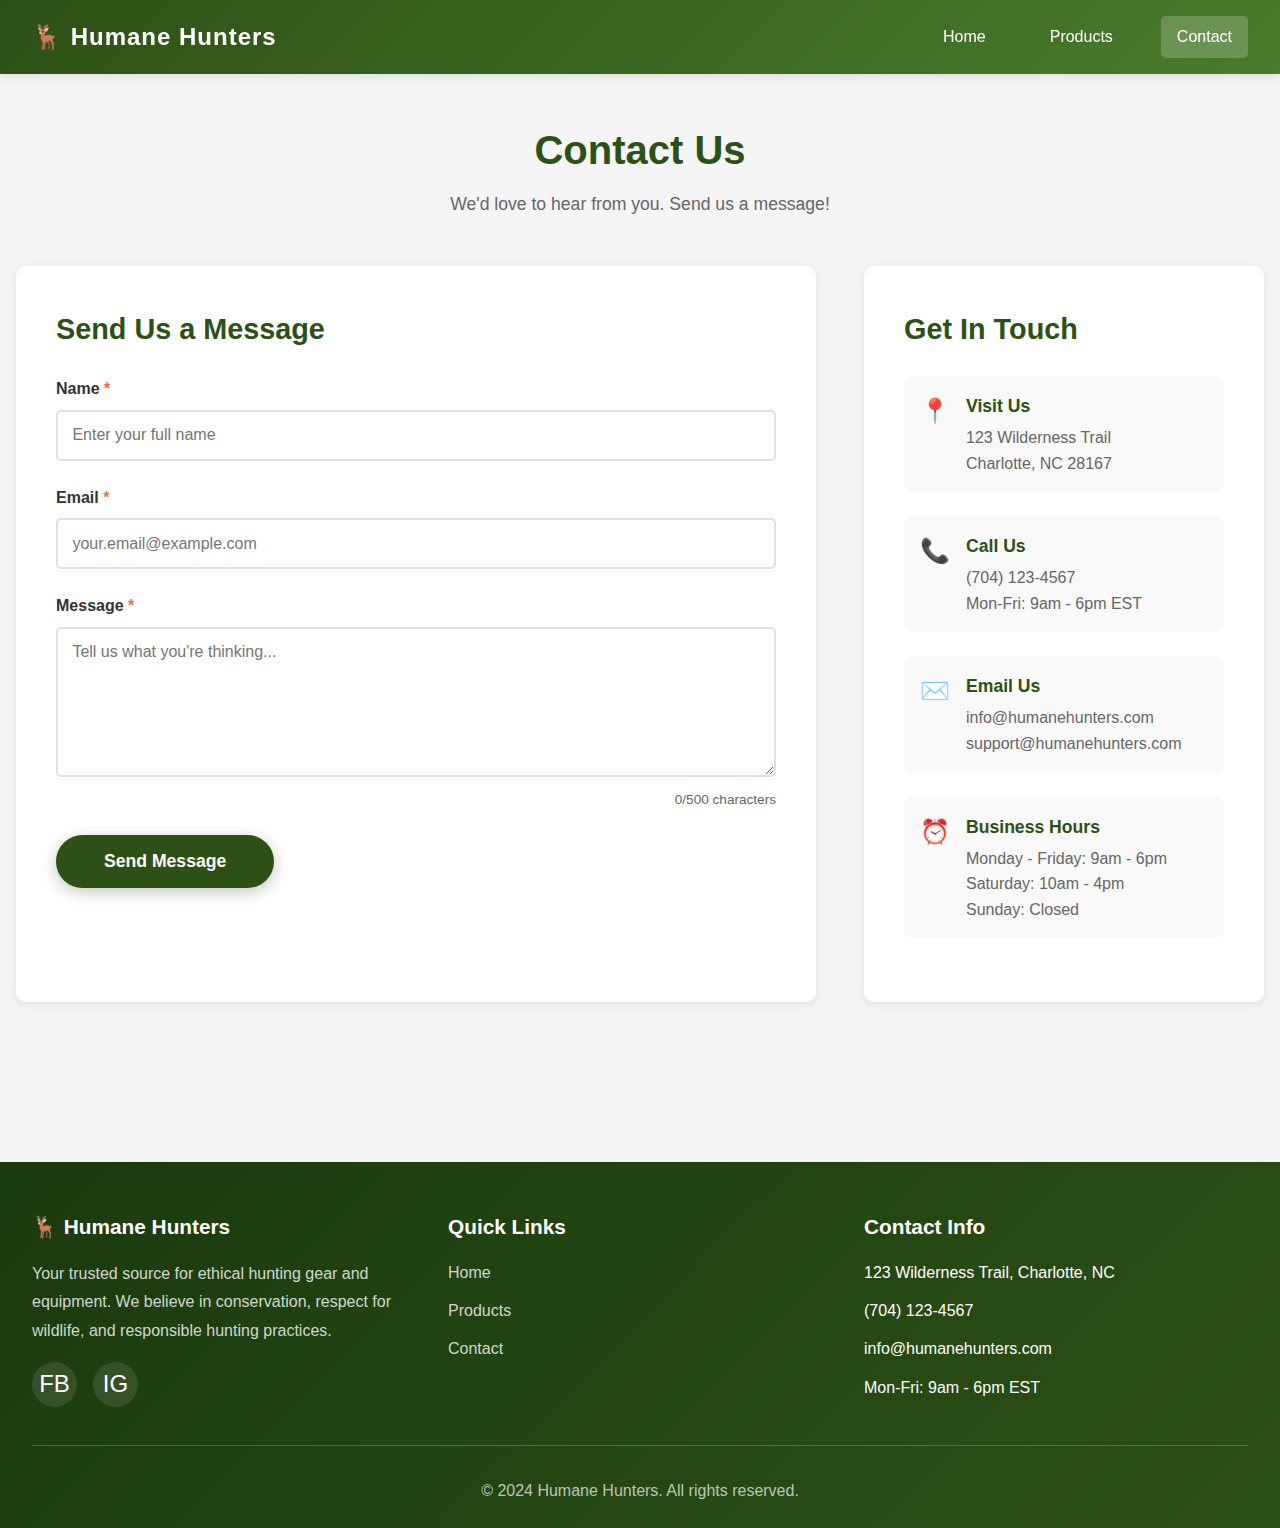
<file: contact.html>
<!DOCTYPE html>
<html lang="en">
  <head>
    <meta charset="UTF-8" />
    <meta name="viewport" content="width=device-width, initial-scale=1.0" />
    <title>Contact Us - Humane Hunters</title>
     <link
      rel="icon"
      type="image/x-icon"
      href="images/adorable-deer-isolated_23-2151883627.avif"
    />
    <link rel="stylesheet" href="contact.css" />
    <script src="contact.js" defer></script>
  </head>
  <body>
    <header>
      <nav>
        <div class="logo">🦌 Humane Hunters</div>
        <ul>
          <a href="/index.html">Home</a>
          <a href="/products.html">Products</a>
          <a href="/contact.html" style="background: rgba(255, 255, 255, 0.2)"
            >Contact</a
          >
        </ul>
      </nav>
    </header>

    <main>
      <div class="page-header">
        <h1>Contact Us</h1>
        <p>We'd love to hear from you. Send us a message!</p>
      </div>

      <div class="contact-container">
        <!-- Contact Form -->
        <div class="contact-form-section">
          <h2>Send Us a Message</h2>
          <div id="successMessage" class="success-message">
            ✓ Thank you for your message! We'll get back to you soon.
          </div>
          <form id="contactForm">
            <div class="form-group">
              <label for="name">Name <span class="required">*</span></label>
              <input
                type="text"
                id="name"
                name="name"
                placeholder="Enter your full name"
                required
              />
              <div class="error-message" id="nameError">
                Please enter your name
              </div>
            </div>

            <div class="form-group">
              <label for="email">Email <span class="required">*</span></label>
              <input
                type="email"
                id="email"
                name="email"
                placeholder="your.email@example.com"
                required
              />
              <div class="error-message" id="emailError">
                Please enter a valid email address
              </div>
            </div>

            <div class="form-group">
              <label for="comment"
                >Message <span class="required">*</span></label
              >
              <textarea
                id="comment"
                name="comment"
                placeholder="Tell us what you're thinking..."
                maxlength="500"
                required
              ></textarea>
              <div class="char-count">
                <span id="charCount">0</span>/500 characters
              </div>
              <div class="error-message" id="commentError">
                Please enter your message
              </div>
            </div>

            <button type="submit" class="submit-btn">Send Message</button>
          </form>
        </div>

        <!-- Contact Information -->
        <div class="contact-info-section">
          <h2>Get In Touch</h2>

          <div class="info-item">
            <div class="info-icon">📍</div>
            <div class="info-content">
              <h3>Visit Us</h3>
              <p>123 Wilderness Trail<br />Charlotte, NC 28167</p>
            </div>
          </div>

          <div class="info-item">
            <div class="info-icon">📞</div>
            <div class="info-content">
              <h3>Call Us</h3>
              <p>(704) 123-4567<br />Mon-Fri: 9am - 6pm EST</p>
            </div>
          </div>

          <div class="info-item">
            <div class="info-icon">✉️</div>
            <div class="info-content">
              <h3>Email Us</h3>
              <p>info@humanehunters.com<br />support@humanehunters.com</p>
            </div>
          </div>

          <div class="info-item">
            <div class="info-icon">⏰</div>
            <div class="info-content">
              <h3>Business Hours</h3>
              <p>
                Monday - Friday: 9am - 6pm<br />Saturday: 10am - 4pm<br />Sunday:
                Closed
              </p>
            </div>
          </div>
        </div>
      </div>
    </main>

    <footer>
      <div class="footer-content">
        <div class="footer-section">
          <h3>🦌 Humane Hunters</h3>
          <p>
            Your trusted source for ethical hunting gear and equipment. We
            believe in conservation, respect for wildlife, and responsible
            hunting practices.
          </p>
          <div class="social-links">
            <a
              href="https://www.facebook.com/humanehunters"
              target="_blank"
              rel="noopener noreferrer"
              class="social-link"
              aria-label="Facebook"
            >FB
              
            </a>
            <a
              href="https://www.instagram.com/humanehunters"
              target="_blank"
              rel="noopener noreferrer"
              class="social-link"
              aria-label="Instagram"
            >IG
              
            </a>
          </div>
        </div>

        <div class="footer-section">
          <h3>Quick Links</h3>
          <ul class="footer-links">
            <li><a href="/index.html">Home</a></li>
            <li><a href="/products.html">Products</a></li>
            <li><a href="/contact.html">Contact</a></li>
          </ul>
        </div>

        <div class="footer-section">
          <h3>Contact Info</h3>
          <ul class="footer-links">
            <li>123 Wilderness Trail, Charlotte, NC</li>
            <li>(704) 123-4567</li>
            <li>info@humanehunters.com</li>
            <li>Mon-Fri: 9am - 6pm EST</li>
          </ul>
        </div>
      </div>

      <div class="footer-bottom">
        <p>&copy; 2024 Humane Hunters. All rights reserved.</p>
      </div>
    </footer>
  </body>
</html>
</file>
<file: contact.css>
* {
  margin: 0;
  padding: 0;
  box-sizing: border-box;
}

body {
  font-family: "Segoe UI", Tahoma, Geneva, Verdana, sans-serif;
  line-height: 1.6;
  color: #333;
  background: #f5f5f5;
}

header {
  background: linear-gradient(135deg, #2d5016 0%, #4a7c2c 100%);
  padding: 0;
  position: fixed;
  width: 100%;
  top: 0;
  z-index: 1000;
  box-shadow: 0 2px 10px rgba(0, 0, 0, 0.1);
}

nav {
  max-width: 1400px;
  margin: 0 auto;
  display: flex;
  justify-content: space-between;
  align-items: center;
  padding: 1rem 2rem;
}

.logo {
  color: white;
  font-size: 1.5rem;
  font-weight: bold;
  letter-spacing: 1px;
}

nav ul {
  display: flex;
  list-style: none;
  gap: 2rem;
}

nav a {
  color: white;
  text-decoration: none;
  padding: 0.5rem 1rem;
  transition: all 0.3s ease;
  border-radius: 5px;
  position: relative;
}

nav a:hover {
  background: rgba(255, 255, 255, 0.1);
  transform: translateY(-2px);
}

nav a::after {
  content: "";
  position: absolute;
  bottom: 0;
  left: 50%;
  width: 0;
  height: 2px;
  background: white;
  transition: all 0.3s ease;
  transform: translateX(-50%);
}

nav a:hover::after {
  width: 80%;
}

main {
  margin-top: 70px;
  padding: 3rem 1rem;
  max-width: 1400px;
  margin-left: auto;
  margin-right: auto;
}

.page-header {
  text-align: center;
  margin-bottom: 3rem;
}

.page-header h1 {
  font-size: 2.5rem;
  color: #2d5016;
  margin-bottom: 0.5rem;
}

.page-header p {
  font-size: 1.1rem;
  color: #666;
}

.contact-container {
  display: grid;
  gap: 3rem;
  margin-bottom: 3rem;
}

.contact-form-section {
  background: white;
  padding: 2.5rem;
  border-radius: 10px;
  box-shadow: 0 2px 10px rgba(0, 0, 0, 0.1);
}

.contact-form-section h2 {
  color: #2d5016;
  margin-bottom: 1.5rem;
  font-size: 1.8rem;
}

.form-group {
  margin-bottom: 1.5rem;
}

.form-group label {
  display: block;
  margin-bottom: 0.5rem;
  color: #333;
  font-weight: 600;
}

.required {
  color: #ff6b35;
}

.form-group input,
.form-group textarea {
  width: 100%;
  padding: 0.9rem;
  border: 2px solid #e0e0e0;
  border-radius: 5px;
  font-size: 1rem;
  font-family: inherit;
  transition: all 0.3s ease;
}

.form-group input:focus,
.form-group textarea:focus {
  outline: none;
  border-color: #4a7c2c;
  box-shadow: 0 0 0 3px rgba(74, 124, 44, 0.1);
}

.form-group textarea {
  resize: vertical;
  min-height: 150px;
}

.char-count {
  text-align: right;
  font-size: 0.85rem;
  color: #666;
  margin-top: 0.3rem;
}

.submit-btn {
  background: #2d5016;
  color: white;
  border: none;
  padding: 1rem 3rem;
  border-radius: 50px;
  font-size: 1.1rem;
  font-weight: bold;
  cursor: pointer;
  transition: all 0.3s ease;
  box-shadow: 0 4px 15px rgba(45, 80, 22, 0.3);
}

.submit-btn:hover {
  background: #4a7c2c;
  transform: translateY(-2px);
  box-shadow: 0 6px 20px rgba(45, 80, 22, 0.4);
}

.submit-btn:active {
  transform: translateY(0);
}

.contact-info-section {
  background: white;
  padding: 2.5rem;
  border-radius: 10px;
  box-shadow: 0 2px 10px rgba(0, 0, 0, 0.1);
}

.contact-info-section h2 {
  color: #2d5016;
  margin-bottom: 1.5rem;
  font-size: 1.8rem;
}

.info-item {
  display: flex;
  align-items: start;
  margin-bottom: 1.5rem;
  padding: 1rem;
  background: #f9f9f9;
  border-radius: 8px;
  transition: all 0.3s ease;
}

.info-item:hover {
  background: #f0f0f0;
  transform: translateX(5px);
}

.info-icon {
  font-size: 1.5rem;
  margin-right: 1rem;
  min-width: 30px;
}

.info-content h3 {
  color: #2d5016;
  margin-bottom: 0.3rem;
  font-size: 1.1rem;
}

.info-content p {
  color: #666;
}

.success-message {
  display: none;
  background: #4a7c2c;
  color: white;
  padding: 1rem;
  border-radius: 5px;
  margin-bottom: 1rem;
  animation: slideDown 0.3s ease;
}

.success-message.show {
  display: block;
}

.error {
  border-color: #ff6b35 !important;
}

.error-message {
  color: #ff6b35;
  font-size: 0.85rem;
  margin-top: 0.3rem;
  display: none;
}

.error-message.show {
  display: block;
}

@keyframes slideDown {
  from {
    opacity: 0;
    transform: translateY(-10px);
  }
  to {
    opacity: 1;
    transform: translateY(0);
  }
}

/* Mobile devices (less than 800px) */
@media (max-width: 799px) {
  .page-header h1 {
    font-size: 2rem;
  }

  nav ul {
    gap: 1rem;
  }

  nav a {
    padding: 0.3rem 0.8rem;
    font-size: 0.9rem;
  }

  .logo {
    font-size: 1.2rem;
  }

  main {
    padding: 2rem 1rem;
  }

  .contact-form-section,
  .contact-info-section {
    padding: 1.5rem;
  }

  .submit-btn {
    width: 100%;
  }
}

/* Tablets and larger (800px and above) */
@media (min-width: 800px) {
  .contact-container {
    grid-template-columns: 1fr;
  }
}

/* Desktops (1000px and above) */
@media (min-width: 1000px) {
  .contact-container {
    grid-template-columns: 2fr 1fr;
  }
}

/* Footer Styles */
footer {
  background: linear-gradient(135deg, #1a3a0f 0%, #2d5016 100%);
  color: white;
  padding: 3rem 2rem 1.5rem;
  margin-top: 4rem;
}

.footer-content {
  max-width: 1400px;
  margin: 0 auto;
  display: grid;
  gap: 2rem;
  margin-bottom: 2rem;
}

.footer-section h3 {
  font-size: 1.3rem;
  margin-bottom: 1rem;
  color: white;
}

.footer-section p {
  color: rgba(255, 255, 255, 0.8);
  line-height: 1.8;
}

.social-links {
  display: flex;
  gap: 1rem;
  margin-top: 1rem;
}

.social-link {
  display: flex;
  align-items: center;
  justify-content: center;
  width: 45px;
  height: 45px;
  background: rgba(255, 255, 255, 0.1);
  border-radius: 50%;
  color: white;
  text-decoration: none;
  font-size: 1.5rem;
  transition: all 0.3s ease;
  border: 2px solid transparent;
}

.social-link:hover {
  background: rgba(255, 255, 255, 0.2);
  transform: translateY(-3px) scale(1.1);
  border-color: rgba(255, 255, 255, 0.3);
}

.footer-links {
  list-style: none;
}

.footer-links li {
  margin-bottom: 0.8rem;
}

.footer-links a {
  color: rgba(255, 255, 255, 0.8);
  text-decoration: none;
  transition: all 0.3s ease;
  display: inline-block;
}

.footer-links a:hover {
  color: white;
  transform: translateX(5px);
}

.footer-bottom {
  max-width: 1400px;
  margin: 0 auto;
  padding-top: 2rem;
  border-top: 1px solid rgba(255, 255, 255, 0.2);
  text-align: center;
  color: rgba(255, 255, 255, 0.7);
}

@media (min-width: 800px) {
  .footer-content {
    grid-template-columns: repeat(2, 1fr);
  }
}

@media (min-width: 1000px) {
  .footer-content {
    grid-template-columns: repeat(3, 1fr);
  }
}
</file>
